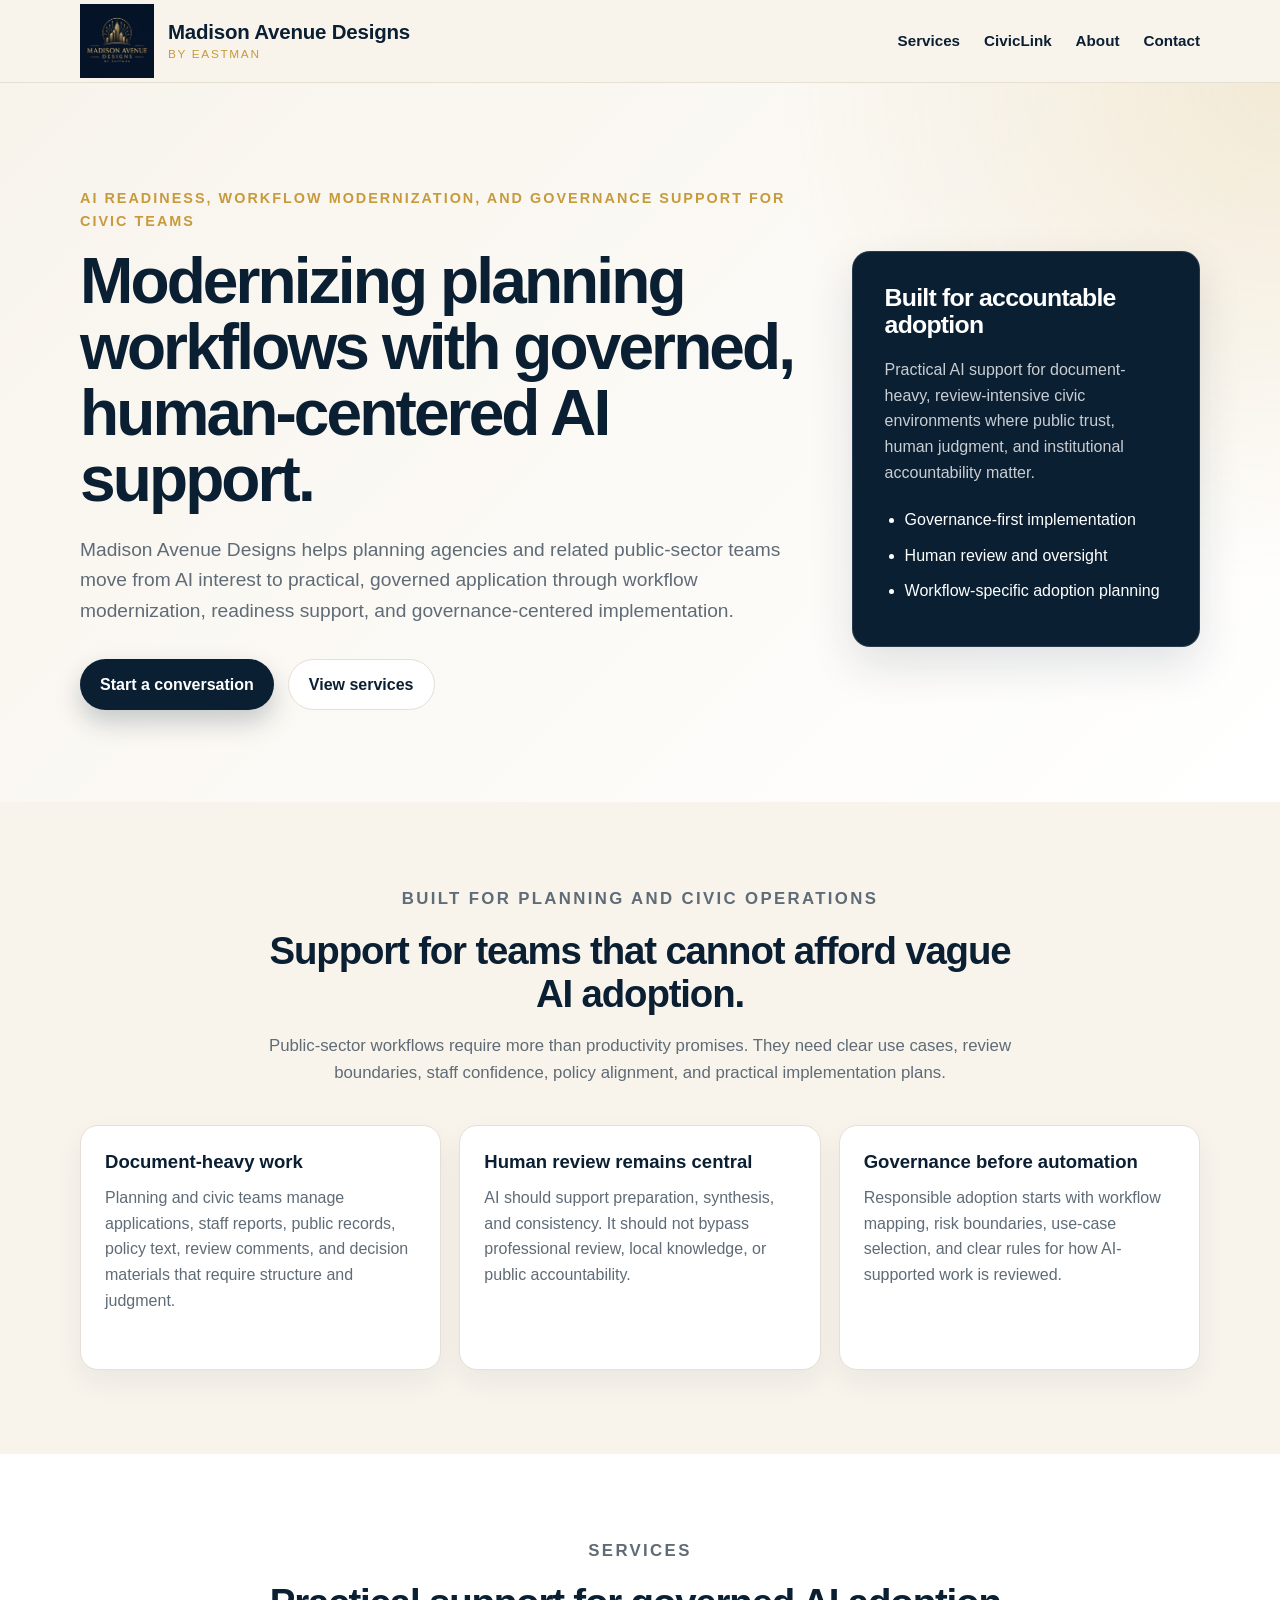
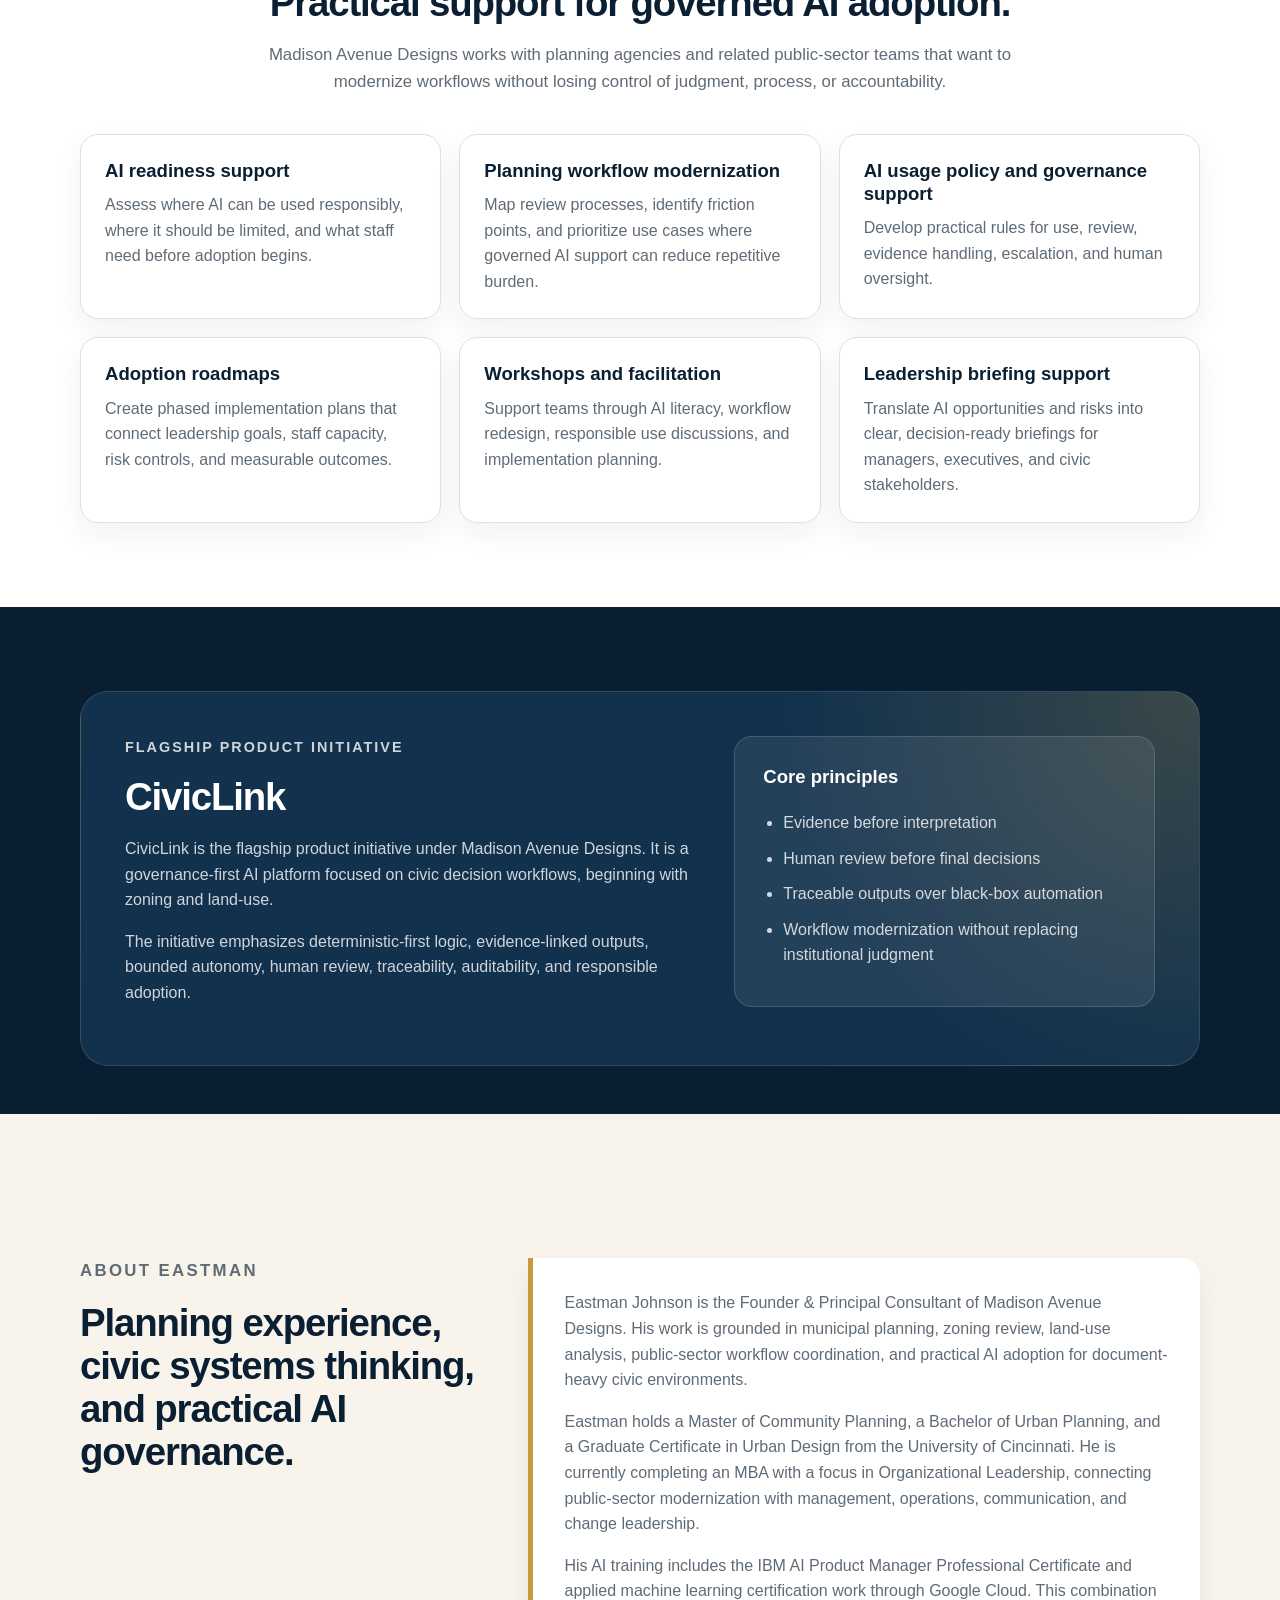
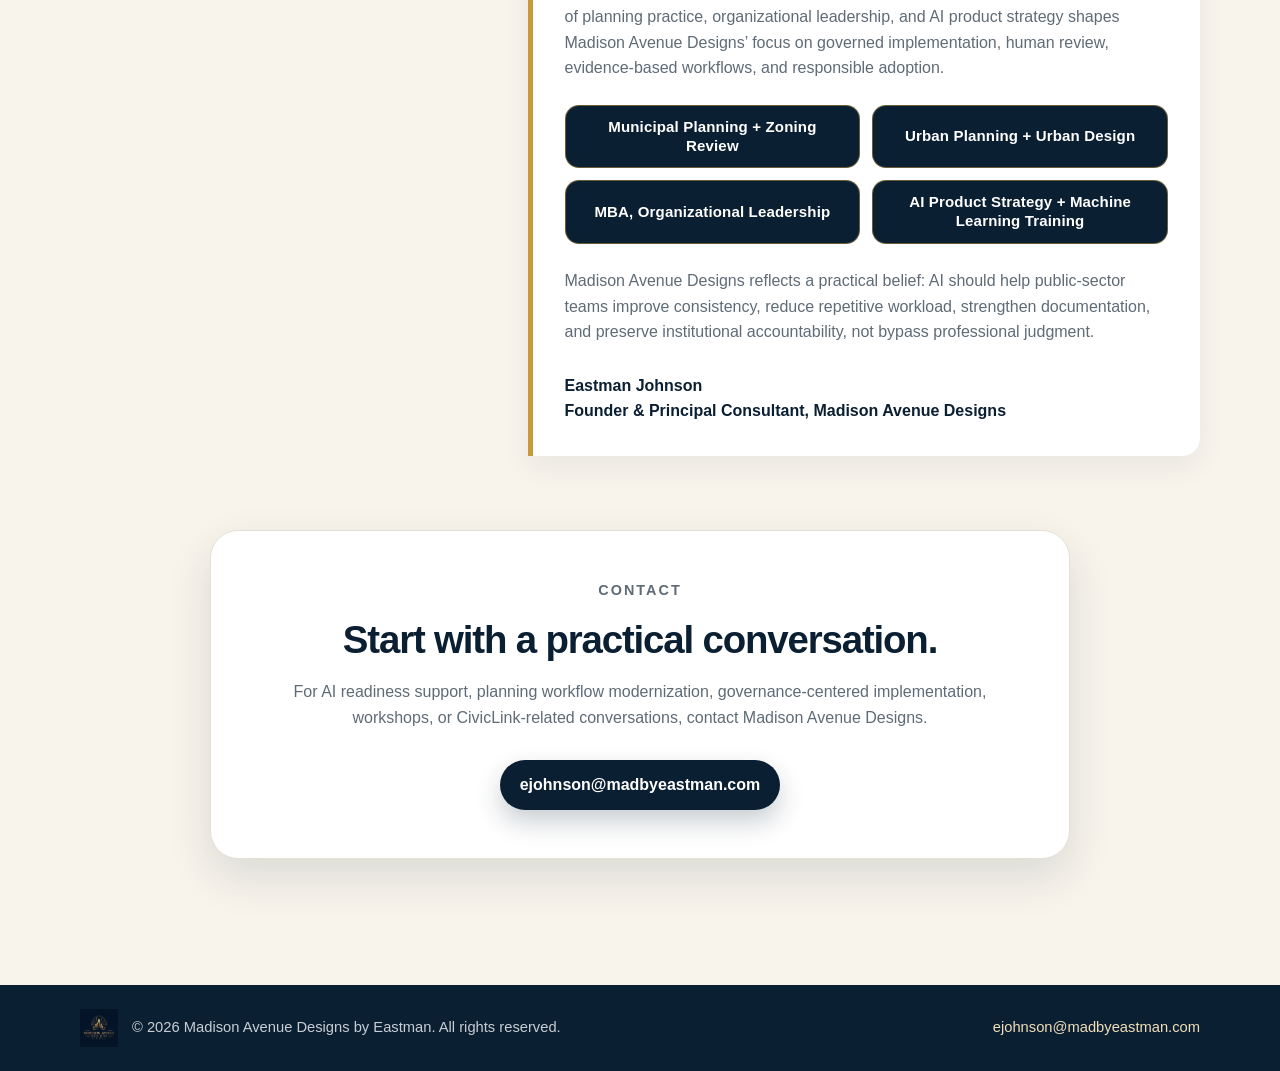
<file: index.html>
<!DOCTYPE html>
<html lang="en">
<head>
  <meta charset="UTF-8" />
  <meta name="viewport" content="width=device-width, initial-scale=1.0" />
  <meta name="description" content="Madison Avenue Designs helps planning agencies and related public-sector teams move from AI interest to practical, governed application." />
  <title>Madison Avenue Designs | Governed AI for Planning Workflows</title>
  <link rel="icon" type="image/png" href="images/logo.png" />
  <link rel="stylesheet" href="styles.css" />
</head>

<body>
  <header class="site-header">
    <div class="container header-inner">
      <a href="#top" class="brand" aria-label="Madison Avenue Designs home">
        <img src="images/logo.png" alt="Madison Avenue Designs logo" class="brand-logo" />
        <div class="brand-text">
          <span class="brand-name">Madison Avenue Designs</span>
          <span class="brand-subtitle">by Eastman</span>
        </div>
      </a>

      <nav class="site-nav" aria-label="Primary navigation">
        <a href="#services">Services</a>
        <a href="#civiclink">CivicLink</a>
        <a href="#founder">About</a>
        <a href="#contact">Contact</a>
      </nav>
    </div>
  </header>

  <main id="top">
    <section class="hero section">
      <div class="container hero-grid">
        <div class="hero-content">
          <p class="eyebrow">AI readiness, workflow modernization, and governance support for civic teams</p>
          <h1>Modernizing planning workflows with governed, human-centered AI support.</h1>
          <p class="hero-subheadline">
            Madison Avenue Designs helps planning agencies and related public-sector teams move from AI interest to practical, governed application through workflow modernization, readiness support, and governance-centered implementation.
          </p>
          <div class="hero-actions">
            <a class="button primary-button" href="mailto:ejohnson@madbyeastman.com">Start a conversation</a>
            <a class="button secondary-button" href="#services">View services</a>
          </div>
        </div>

        <aside class="hero-card" aria-label="Business focus summary">
          <h2>Built for accountable adoption</h2>
          <p>
            Practical AI support for document-heavy, review-intensive civic environments where public trust, human judgment, and institutional accountability matter.
          </p>
          <ul>
            <li>Governance-first implementation</li>
            <li>Human review and oversight</li>
            <li>Workflow-specific adoption planning</li>
          </ul>
        </aside>
      </div>
    </section>

    <section class="section civic-ops">
      <div class="container">
        <div class="section-heading">
          <p class="eyebrow">Built for planning and civic operations</p>
          <h2>Support for teams that cannot afford vague AI adoption.</h2>
          <p>
            Public-sector workflows require more than productivity promises. They need clear use cases, review boundaries, staff confidence, policy alignment, and practical implementation plans.
          </p>
        </div>

        <div class="feature-grid">
          <article class="feature-card">
            <h3>Document-heavy work</h3>
            <p>
              Planning and civic teams manage applications, staff reports, public records, policy text, review comments, and decision materials that require structure and judgment.
            </p>
          </article>

          <article class="feature-card">
            <h3>Human review remains central</h3>
            <p>
              AI should support preparation, synthesis, and consistency. It should not bypass professional review, local knowledge, or public accountability.
            </p>
          </article>

          <article class="feature-card">
            <h3>Governance before automation</h3>
            <p>
              Responsible adoption starts with workflow mapping, risk boundaries, use-case selection, and clear rules for how AI-supported work is reviewed.
            </p>
          </article>
        </div>
      </div>
    </section>

    <section class="section services" id="services">
      <div class="container">
        <div class="section-heading">
          <p class="eyebrow">Services</p>
          <h2>Practical support for governed AI adoption.</h2>
          <p>
            Madison Avenue Designs works with planning agencies and related public-sector teams that want to modernize workflows without losing control of judgment, process, or accountability.
          </p>
        </div>

        <div class="services-grid">
          <article class="service-card">
            <h3>AI readiness support</h3>
            <p>Assess where AI can be used responsibly, where it should be limited, and what staff need before adoption begins.</p>
          </article>

          <article class="service-card">
            <h3>Planning workflow modernization</h3>
            <p>Map review processes, identify friction points, and prioritize use cases where governed AI support can reduce repetitive burden.</p>
          </article>

          <article class="service-card">
            <h3>AI usage policy and governance support</h3>
            <p>Develop practical rules for use, review, evidence handling, escalation, and human oversight.</p>
          </article>

          <article class="service-card">
            <h3>Adoption roadmaps</h3>
            <p>Create phased implementation plans that connect leadership goals, staff capacity, risk controls, and measurable outcomes.</p>
          </article>

          <article class="service-card">
            <h3>Workshops and facilitation</h3>
            <p>Support teams through AI literacy, workflow redesign, responsible use discussions, and implementation planning.</p>
          </article>

          <article class="service-card">
            <h3>Leadership briefing support</h3>
            <p>Translate AI opportunities and risks into clear, decision-ready briefings for managers, executives, and civic stakeholders.</p>
          </article>
        </div>
      </div>
    </section>

    <section class="section civiclink" id="civiclink">
      <div class="container civiclink-panel">
        <div>
          <p class="eyebrow">Flagship product initiative</p>
          <h2>CivicLink</h2>
          <p>
            CivicLink is the flagship product initiative under Madison Avenue Designs. It is a governance-first AI platform focused on civic decision workflows, beginning with zoning and land-use.
          </p>
          <p>
            The initiative emphasizes deterministic-first logic, evidence-linked outputs, bounded autonomy, human review, traceability, auditability, and responsible adoption.
          </p>
        </div>

        <div class="principles-list">
          <h3>Core principles</h3>
          <ul>
            <li>Evidence before interpretation</li>
            <li>Human review before final decisions</li>
            <li>Traceable outputs over black-box automation</li>
            <li>Workflow modernization without replacing institutional judgment</li>
          </ul>
        </div>
      </div>
    </section>

    <section class="section founder" id="founder">
      <section class="section founder" id="founder">
        <section class="section founder" id="founder">
          <div class="container founder-grid">
            <div class="section-heading align-left">
              <p class="eyebrow">About Eastman</p>
              <h2>Planning experience, civic systems thinking, and practical AI governance.</h2>
            </div>
        
            <div class="founder-copy">
              <p>
                Eastman Johnson is the Founder &amp; Principal Consultant of Madison Avenue Designs. His work is grounded in municipal planning, zoning review, land-use analysis, public-sector workflow coordination, and practical AI adoption for document-heavy civic environments.
              </p>
              <p>
                Eastman holds a Master of Community Planning, a Bachelor of Urban Planning, and a Graduate Certificate in Urban Design from the University of Cincinnati. He is currently completing an MBA with a focus in Organizational Leadership, connecting public-sector modernization with management, operations, communication, and change leadership.
              </p>
              <p>
                His AI training includes the IBM AI Product Manager Professional Certificate and applied machine learning certification work through Google Cloud. This combination of planning practice, organizational leadership, and AI product strategy shapes Madison Avenue Designs’ focus on governed implementation, human review, evidence-based workflows, and responsible adoption.
              </p>
        
              <div class="credibility-row" aria-label="Founder credibility highlights">
                <span>Municipal Planning + Zoning Review</span>
                <span>Urban Planning + Urban Design</span>
                <span>MBA, Organizational Leadership</span>
                <span>AI Product Strategy + Machine Learning Training</span>
              </div>
        
              <p>
                Madison Avenue Designs reflects a practical belief: AI should help public-sector teams improve consistency, reduce repetitive workload, strengthen documentation, and preserve institutional accountability, not bypass professional judgment.
              </p>
        
              <p class="founder-title">
                Eastman Johnson<br />
                Founder &amp; Principal Consultant, Madison Avenue Designs
              </p>
            </div>
          </div>
        </section>

    <section class="section contact" id="contact">
      <div class="container contact-panel">
        <p class="eyebrow">Contact</p>
        <h2>Start with a practical conversation.</h2>
        <p>
          For AI readiness support, planning workflow modernization, governance-centered implementation, workshops, or CivicLink-related conversations, contact Madison Avenue Designs.
        </p>
        <a class="button primary-button" href="mailto:ejohnson@madbyeastman.com">ejohnson@madbyeastman.com</a>
      </div>
    </section>
  </main>

<footer class="site-footer">
  <div class="container footer-inner">
    <div class="footer-brand">
      <img src="images/logo.png" alt="Madison Avenue Designs logo" class="footer-logo" />
      <p>&copy; 2026 Madison Avenue Designs by Eastman. All rights reserved.</p>
    </div>
    <a href="mailto:ejohnson@madbyeastman.com">ejohnson@madbyeastman.com</a>
  </div>
</footer>
</body>
</html>
</file>
<file: styles.css>
:root {
  --navy: #0b1f33;
  --navy-soft: #12314d;
  --gold: #c79a3b;
  --gold-soft: #f0dfb8;
  --cream: #f8f4ec;
  --white: #ffffff;
  --ink: #1f2933;
  --muted: #5f6b76;
  --border: #e5dfd4;
  --shadow: 0 18px 45px rgba(11, 31, 51, 0.12);
  --radius: 18px;
  --max-width: 1120px;
}

* {
  box-sizing: border-box;
}

html {
  scroll-behavior: smooth;
}

body {
  margin: 0;
  font-family: Arial, Helvetica, sans-serif;
  color: var(--ink);
  background: var(--cream);
  line-height: 1.6;
}

img {
  max-width: 100%;
  display: block;
}

a {
  color: inherit;
}

.container {
  width: min(100% - 40px, var(--max-width));
  margin: 0 auto;
}

.section {
  padding: 84px 0;
}

.site-header {
  position: sticky;
  top: 0;
  z-index: 10;
  background: rgba(248, 244, 236, 0.96);
  border-bottom: 1px solid var(--border);
  backdrop-filter: blur(10px);
}

.header-inner {
  min-height: 82px;
  display: flex;
  align-items: center;
  justify-content: space-between;
  gap: 28px;
}

.brand {
  display: flex;
  align-items: center;
  gap: 14px;
  text-decoration: none;
}

.brand-logo {
  width: 74px;
  height: 74px;
  object-fit: contain;
}

.brand-text {
  display: flex;
  flex-direction: column;
  line-height: 1.1;
}

.brand-name {
  font-size: 1.05rem;
  font-weight: 800;
  color: var(--navy);
  letter-spacing: 0.01em;
}

.brand-subtitle {
  margin-top: 4px;
  font-size: 0.82rem;
  color: var(--gold);
  font-weight: 500;
  letter-spacing: 0.12em;
  text-transform: uppercase;
}

.site-nav {
  display: flex;
  align-items: center;
  gap: 24px;
  font-size: 0.95rem;
  font-weight: 700;
}

.site-nav a {
  text-decoration: none;
  color: var(--navy);
}

.site-nav a:hover {
  color: var(--gold);
}

.hero {
  padding: 104px 0 92px;
  background:
    radial-gradient(circle at top right, rgba(199, 154, 59, 0.18), transparent 34%),
    linear-gradient(135deg, var(--cream) 0%, #ffffff 100%);
}

.hero-grid {
  display: grid;
  grid-template-columns: minmax(0, 1.35fr) minmax(300px, 0.65fr);
  align-items: center;
  gap: 48px;
}

.eyebrow {
  margin: 0 0 16px;
  color: var(--gold);
  font-size: 0.9rem;
  font-weight: 900;
  letter-spacing: 0.14em;
  text-transform: uppercase;
}

h1,
h2,
h3,
p {
  margin-top: 0;
}

h1 {
  margin-bottom: 22px;
  max-width: 820px;
  color: var(--navy);
  font-size: clamp(2.35rem, 5vw, 4.6rem);
  line-height: 1.03;
  letter-spacing: -0.045em;
}

h2 {
  margin-bottom: 18px;
  color: var(--navy);
  font-size: clamp(1.9rem, 3vw, 3rem);
  line-height: 1.12;
  letter-spacing: -0.03em;
}

h3 {
  margin-bottom: 12px;
  color: var(--navy);
  font-size: 1.16rem;
  line-height: 1.25;
}

.hero-subheadline {
  max-width: 760px;
  color: var(--muted);
  font-size: 1.2rem;
}

.hero-actions {
  display: flex;
  flex-wrap: wrap;
  gap: 14px;
  margin-top: 32px;
}

.button {
  display: inline-flex;
  align-items: center;
  justify-content: center;
  min-height: 48px;
  padding: 12px 20px;
  border-radius: 999px;
  font-weight: 800;
  text-decoration: none;
  transition: transform 0.2s ease, box-shadow 0.2s ease, background 0.2s ease;
}

.button:hover {
  transform: translateY(-2px);
}

.primary-button {
  color: var(--white);
  background: var(--navy);
  box-shadow: 0 12px 26px rgba(11, 31, 51, 0.22);
}

.primary-button:hover {
  background: var(--navy-soft);
}

.secondary-button {
  color: var(--navy);
  background: var(--white);
  border: 1px solid var(--border);
}

.secondary-button:hover {
  box-shadow: var(--shadow);
}

.hero-card {
  padding: 32px;
  border-radius: var(--radius);
  background: var(--navy);
  color: var(--white);
  box-shadow: var(--shadow);
  border: 1px solid rgba(255, 255, 255, 0.12);
}

.hero-card h2 {
  color: var(--white);
  font-size: 1.55rem;
}

.hero-card p {
  color: rgba(255, 255, 255, 0.78);
}

.hero-card ul,
.principles-list ul {
  padding-left: 20px;
  margin: 22px 0 0;
}

.hero-card li,
.principles-list li {
  margin-bottom: 10px;
}

.section-heading {
  max-width: 760px;
  margin: 0 auto 38px;
  text-align: center;
}

.section-heading p {
  color: var(--muted);
  font-size: 1.05rem;
}

.align-left {
  margin: 0;
  text-align: left;
}

.feature-grid,
.services-grid {
  display: grid;
  grid-template-columns: repeat(3, minmax(0, 1fr));
  gap: 18px;
  align-items: start;
}

.feature-grid {
  grid-template-columns: repeat(3, 1fr);
}

.services-grid {
  grid-template-columns: repeat(3, 1fr);
}

.feature-card,
.service-card {
  padding: 24px;
  border-radius: var(--radius);
  background: var(--white);
  border: 1px solid var(--border);
  box-shadow: 0 12px 28px rgba(11, 31, 51, 0.06);
  height: auto;
  min-height: 0;
}

.feature-card p,
.service-card p,
.founder-copy p,
.contact-panel p,
.civiclink-panel p {
  color: var(--muted);
}

.services {
  background: #ffffff;
}

.civiclink {
  background: var(--navy);
}

.civiclink-panel {
  display: grid;
  grid-template-columns: minmax(0, 1.15fr) minmax(280px, 0.85fr);
  gap: 40px;
  align-items: start;
  padding: 44px;
  border-radius: 28px;
  background:
    radial-gradient(circle at top right, rgba(199, 154, 59, 0.22), transparent 35%),
    var(--navy-soft);
  color: var(--white);
  border: 1px solid rgba(255, 255, 255, 0.12);
  box-shadow: var(--shadow);
}

.civiclink-panel h2,
.civiclink-panel h3 {
  color: var(--white);
}

.civiclink-panel p,
.principles-list li {
  color: rgba(255, 255, 255, 0.8);
}

.principles-list {
  padding: 28px;
  border-radius: var(--radius);
  background: rgba(255, 255, 255, 0.08);
  border: 1px solid rgba(255, 255, 255, 0.14);
}

.founder-grid {
  display: grid;
  grid-template-columns: 0.75fr 1.25fr;
  gap: 44px;
  align-items: start;
}

.founder-copy {
  padding: 32px;
  border-left: 5px solid var(--gold);
  background: var(--white);
  border-radius: 0 var(--radius) var(--radius) 0;
  box-shadow: 0 12px 28px rgba(11, 31, 51, 0.06);
}

.founder-title {
  margin-bottom: 0;
  padding-top: 12px;
  color: var(--navy) !important;
  font-weight: 800;
}

.contact {
  padding-top: 40px;
}

.contact-panel {
  max-width: 860px;
  padding: 48px;
  margin: 0 auto;
  text-align: center;
  border-radius: 28px;
  background: var(--white);
  border: 1px solid var(--border);
  box-shadow: var(--shadow);
}

.contact-panel .button {
  margin-top: 14px;
}

.site-footer {
  padding: 28px 0;
  color: rgba(255, 255, 255, 0.78);
  background: var(--navy);
}

.footer-inner {
  display: flex;
  justify-content: space-between;
  gap: 20px;
  font-size: 0.92rem;
}

.footer-inner p {
  margin-bottom: 0;
}

.footer-inner a {
  color: var(--gold-soft);
  text-decoration: none;
}

.footer-inner a:hover {
  text-decoration: underline;
}

@media (max-width: 900px) {
  .header-inner,
  .footer-inner {
    flex-direction: column;
    align-items: flex-start;
  }

  .header-inner {
    padding: 16px 0;
  }

  .site-nav {
    flex-wrap: wrap;
    gap: 14px 20px;
  }

  .hero-grid,
  .civiclink-panel,
  .founder-grid {
    grid-template-columns: 1fr;
  }

  .feature-grid,
  .services-grid {
    grid-template-columns: 1fr;
  }

  .hero {
    padding-top: 74px;
  }

  .section {
    padding: 64px 0;
  }
}

@media (max-width: 560px) {
  .container {
    width: min(100% - 28px, var(--max-width));
  }

  .brand-logo {
    width: 60px;
    height: 60px;
  }

  .brand-name {
    font-size: 0.98rem;
  }

  .site-nav {
    font-size: 0.9rem;
  }

  .hero-card,
  .feature-card,
  .service-card,
  .civiclink-panel,
  .founder-copy,
  .contact-panel {
    padding: 24px;
  }

  .hero-actions {
    flex-direction: column;
  }

  .button {
    width: 100%;
  }
}

.service-card p {
  margin-bottom: 0;
}

.service-card h3 {
  margin-bottom: 10px;
}

@media (max-width: 900px) {
  .services-grid {
    grid-template-columns: 1fr;
  }
}

/* Phase 4C polish fixes */

.credibility-row {
  display: grid;
  grid-template-columns: repeat(2, minmax(0, 1fr));
  gap: 12px;
  margin: 24px 0;
}

.credibility-row span {
  display: flex;
  align-items: center;
  min-height: 56px;
  padding: 12px 16px;
  border-radius: 14px;
  color: var(--navy);
  background: var(--cream);
  border: 1px solid var(--border);
  font-size: 0.94rem;
  font-weight: 800;
  line-height: 1.25;
}

/* Keep the planning/civic operations cards visually consistent */
.feature-grid {
  align-items: stretch;
}

.feature-card {
  height: 100%;
  min-height: 245px;
  display: flex;
  flex-direction: column;
  justify-content: flex-start;
}

/* Keep service cards compact but consistent */
.services-grid {
  align-items: stretch;
}

.service-card {
  height: 100%;
  min-height: 170px;
  display: flex;
  flex-direction: column;
  justify-content: flex-start;
}

.service-card p,
.feature-card p {
  margin-bottom: 0;
}

/* Footer logo polish */
.footer-brand {
  display: flex;
  align-items: center;
  gap: 14px;
}

.footer-logo {
  width: 42px;
  height: 42px;
  object-fit: contain;
}

@media (max-width: 900px) {
  .feature-card,
  .service-card {
    min-height: auto;
  }
}

@media (max-width: 700px) {
  .credibility-row {
    grid-template-columns: 1fr;
  }

  .footer-brand {
    align-items: flex-start;
  }
}

/* Phase 4E spacing and alignment polish */

.contact {
  padding-top: 40px;
  padding-bottom: 48px;
}

.credibility-row span {
  justify-content: center;
  text-align: center;
  color: var(--gold);
  background: var(--navy);
  border: 1px solid rgba(199, 154, 59, 0.45);
  font-weight: 800;
  letter-spacing: 0.01em;
}

.site-footer {
  padding: 28px 0;
}

.footer-inner {
  display: flex;
  align-items: center;
  justify-content: space-between;
  gap: 28px;
}

.footer-inner > a {
  margin-left: auto;
  text-align: right;
  white-space: nowrap;
}

.footer-brand {
  display: flex;
  align-items: center;
  gap: 14px;
}

.footer-brand p {
  margin-bottom: 0;
}

.footer-logo {
  width: 38px;
  height: 38px;
  object-fit: contain;
  flex: 0 0 auto;
}

@media (max-width: 700px) {
  .contact {
    padding-bottom: 36px;
  }

  .footer-inner {
    align-items: flex-start;
  }

  .footer-inner > a {
    margin-left: 0;
    text-align: left;
  }
}

/* Phase 4F final spacing polish */

.founder {
  padding-bottom: 46px;
}

.contact {
  padding-top: 28px;
  padding-bottom: 34px;
}

.contact-panel {
  margin-top: 0;
}

.site-footer {
  padding: 24px 0;
}

.credibility-row span {
  color: var(--white);
  background: var(--navy);
  border: 1px solid rgba(199, 154, 59, 0.5);
  text-align: center;
  justify-content: center;
}

@media (max-width: 900px) {
  .founder {
    padding-bottom: 36px;
  }

  .contact {
    padding-top: 22px;
    padding-bottom: 28px;
  }
}

/* Phase 4G tighten CivicLink to About spacing */

.civiclink {
  padding-bottom: 48px;
}

.founder {
  padding-top: 48px;
}

@media (max-width: 900px) {
  .civiclink {
    padding-bottom: 36px;
  }

  .founder {
    padding-top: 36px;
  }
}

/* Phase 4H header brand hierarchy */

.brand-name {
  font-size: 1.28rem;
  font-weight: 900;
  letter-spacing: -0.01em;
}

.brand-subtitle {
  margin-top: 5px;
  font-size: 0.74rem;
  font-weight: 500;
  letter-spacing: 0.14em;
  color: var(--gold);
  text-transform: uppercase;
}

@media (max-width: 560px) {
  .brand-name {
    font-size: 1.08rem;
  }

  .brand-subtitle {
    font-size: 0.68rem;
  }
}
</file>
